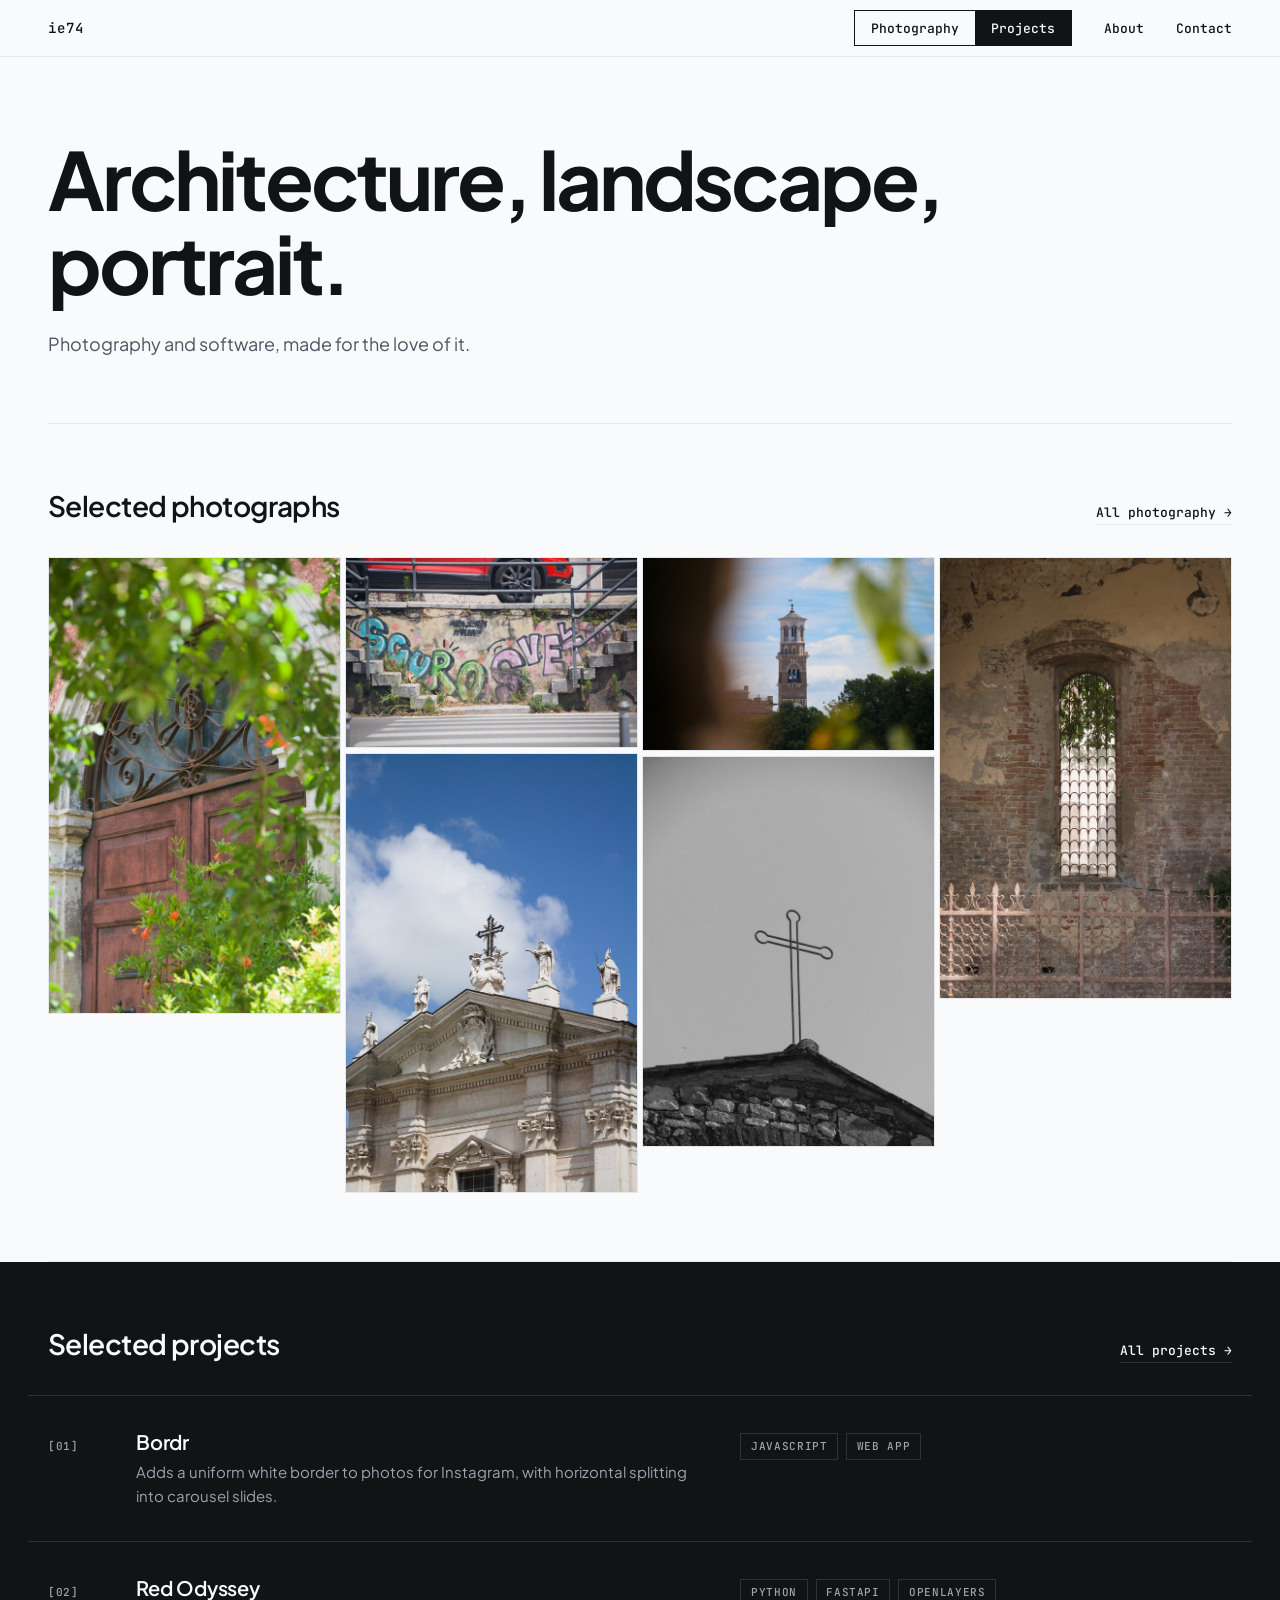
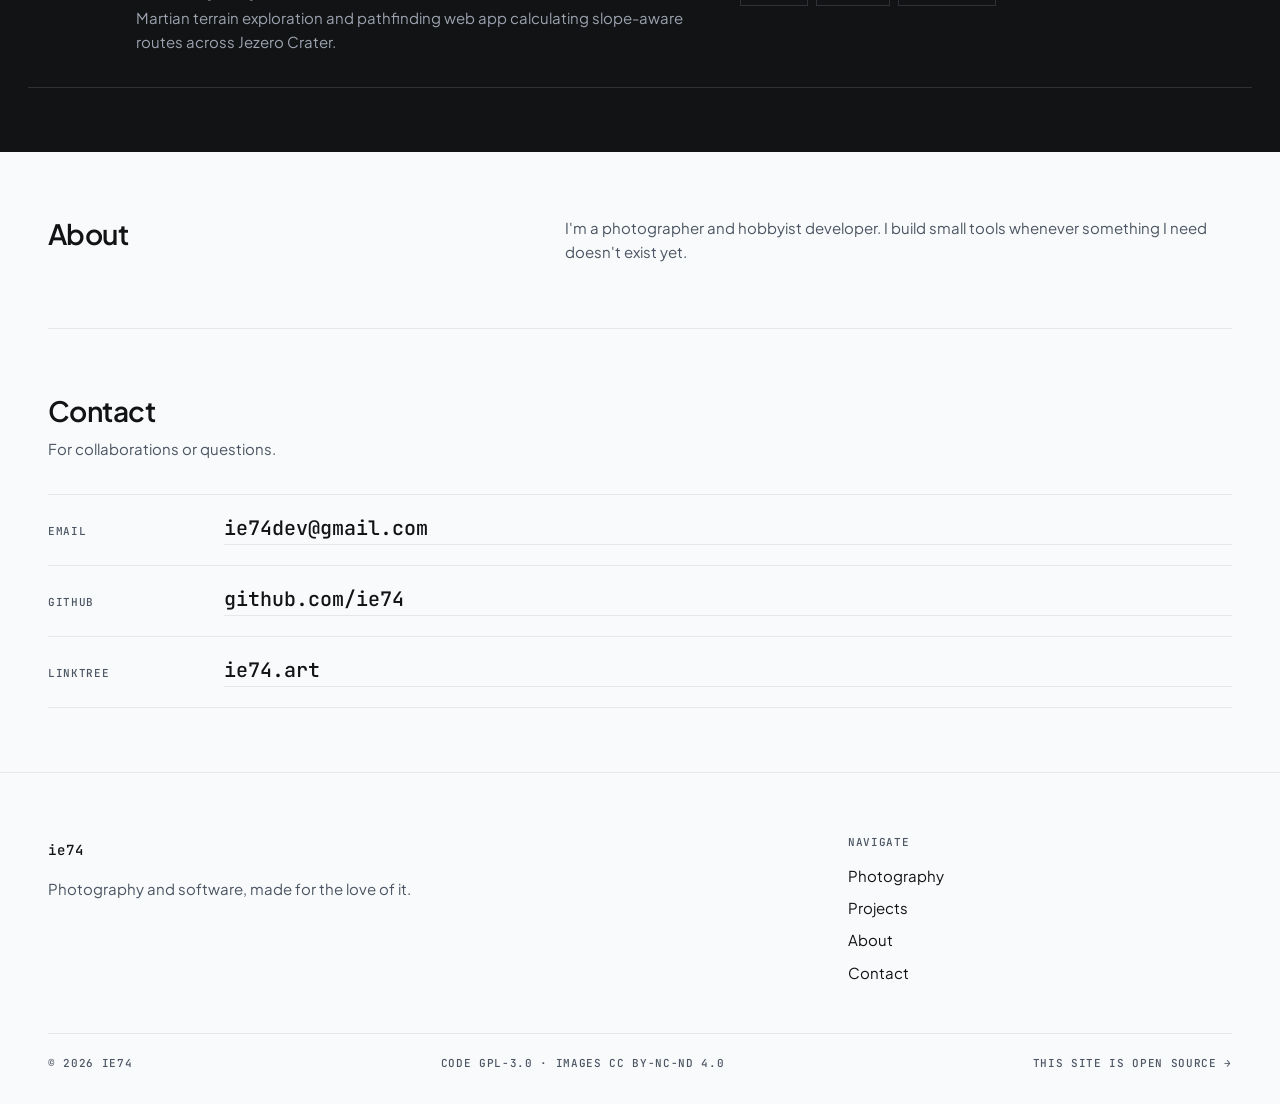
<file: index.html>
<!doctype html>
<html lang="en">

<head>
    <meta charset="utf-8">
    <meta name="viewport" content="width=device-width,initial-scale=1">
    <title>Home | ie74</title>
    <meta name="description" content="Photography and software by ie74.">
    <meta property="og:type" content="website">
    <meta property="og:site_name" content="ie74">
    <meta property="og:title" content="ie74">
    <meta property="og:description" content="Photography and software by ie74.">
    <meta property="og:url" content="https://ie74.github.io/">
    <meta property="og:image" content="https://ie74.github.io/assets/og.jpg">
    <meta name="twitter:card" content="summary_large_image">
    <meta name="twitter:image" content="https://ie74.github.io/assets/og.jpg">
    <link rel="icon" type="image/svg+xml" href="/favicon.svg">
    <link rel="preconnect" href="https://fonts.googleapis.com">
    <link rel="preconnect" href="https://fonts.gstatic.com" crossorigin>
    <link
        href="https://fonts.googleapis.com/css2?family=JetBrains+Mono:wght@500&family=Plus+Jakarta+Sans:wght@400;600;700&display=swap"
        rel="stylesheet">
    <link rel="stylesheet" href="/css/style.css">
    <script>document.documentElement.classList.add("js")</script>
</head>

<body>
    <header class="site-header">
        <div class="wrap"><a class="brand" href="/">ie74</a><button class="nav-toggle" aria-label="Menu"
                aria-expanded="false" aria-controls="nav"><span></span><span></span></button>
            <nav class="nav" id="nav">
                <div class="switch"><a href="/pages/gallery.html">Photography</a><a
                        href="/pages/projects.html">Projects</a></div><a href="/#about">About</a><a
                    href="/#contact">Contact</a>
            </nav>
        </div>
    </header>
    <main>
        <div class="wrap">
            <section class="hero">
                <h1>Architecture, landscape, portrait.</h1>
                <p>Photography and software, made for the love of it.</p>
            </section>
            <section class="section">
                <div class="section-head">
                    <h2>Selected photographs</h2><a class="link more-desktop" href="/pages/gallery.html">All photography
                        →</a>
                </div>
                <div class="masonry" data-src="/data/photos.json" data-limit="6"></div><a class="link more-mobile"
                    href="/pages/gallery.html">All photography →</a>
            </section>
        </div>
        <section class="band theme-dark">
            <div class="wrap">
                <div class="section-head">
                    <h2>Selected projects</h2><a class="link more-desktop" href="/pages/projects.html">All projects
                        →</a>
                </div>
                <ol class="ledger">
                    <li class="row"><span class="mono muted">[01]</span>
                        <div>
                            <h2><a href="/pages/projects.html#bordr">Bordr</a></h2>
                            <p>Adds a uniform white border to photos for Instagram, with horizontal splitting into
                                carousel slides.</p>
                        </div>
                        <div class="tags"><span class="tag">JavaScript</span><span class="tag">Web App</span></div>
                    </li>
                    <li class="row"><span class="mono muted">[02]</span>
                        <div>
                            <h2><a href="/pages/projects.html#red-odyssey">Red Odyssey</a></h2>
                            <p>Martian terrain exploration and pathfinding web app calculating slope-aware routes across
                                Jezero Crater.</p>
                        </div>
                        <div class="tags"><span class="tag">Python</span><span class="tag">FastAPI</span><span
                                class="tag">OpenLayers</span></div>
                    </li>
                </ol><a class="link more-mobile" href="/pages/projects.html">All projects →</a>
            </div>
        </section>
        <div class="wrap">
            <section class="section about" id="about">
                <h2>About</h2>
                <div class="muted" style="max-width:62ch;display:grid;gap:1rem">
                    <p>I'm a photographer and hobbyist developer. I build small tools
                        whenever something I need doesn't exist yet.</p>
                </div>
            </section>
            <section class="section contact" id="contact">
                <h2>Contact</h2>
                <p class="muted" style="margin-top:.5rem">For collaborations or questions.</p>
                <ul class="channels">
                    <li><span class="mono muted">Email</span><a class="big"
                            href="mailto:ie74dev@gmail.com">ie74dev@gmail.com</a></li>
                    <li><span class="mono muted">GitHub</span><a class="big"
                            href="https://github.com/ie74">github.com/ie74</a></li>
                    <li><span class="mono muted">Linktree</span><a class="big"
                            href="https://linktr.ee/ie74.art">ie74.art</a></li>
                </ul>
            </section>
        </div>
    </main>
    <footer>
        <div class="wrap">
            <div class="foot">
                <div><a class="brand" href="/">ie74</a>
                    <p class="muted" style="margin-top:1rem;max-width:36ch">Photography and software, made for the love
                        of it.</p>
                </div>
                <div>
                    <h3>Navigate</h3>
                    <ul>
                        <li><a href="/pages/gallery.html">Photography</a></li>
                        <li><a href="/pages/projects.html">Projects</a></li>
                        <li><a href="/#about">About</a></li>
                        <li><a href="/#contact">Contact</a></li>
                    </ul>
                </div>
            </div>
            <div class="foot-base mono"><span>&copy; 2026 ie74</span><span>Code GPL-3.0 &middot; Images CC BY-NC-ND
                    4.0</span><a href="https://github.com/ie74/ie74.github.io">This site is open source &rarr;</a></div>
        </div>
    </footer>
    <script src="/js/gallery.js?v=2"></script>
</body>

</html>
</file>
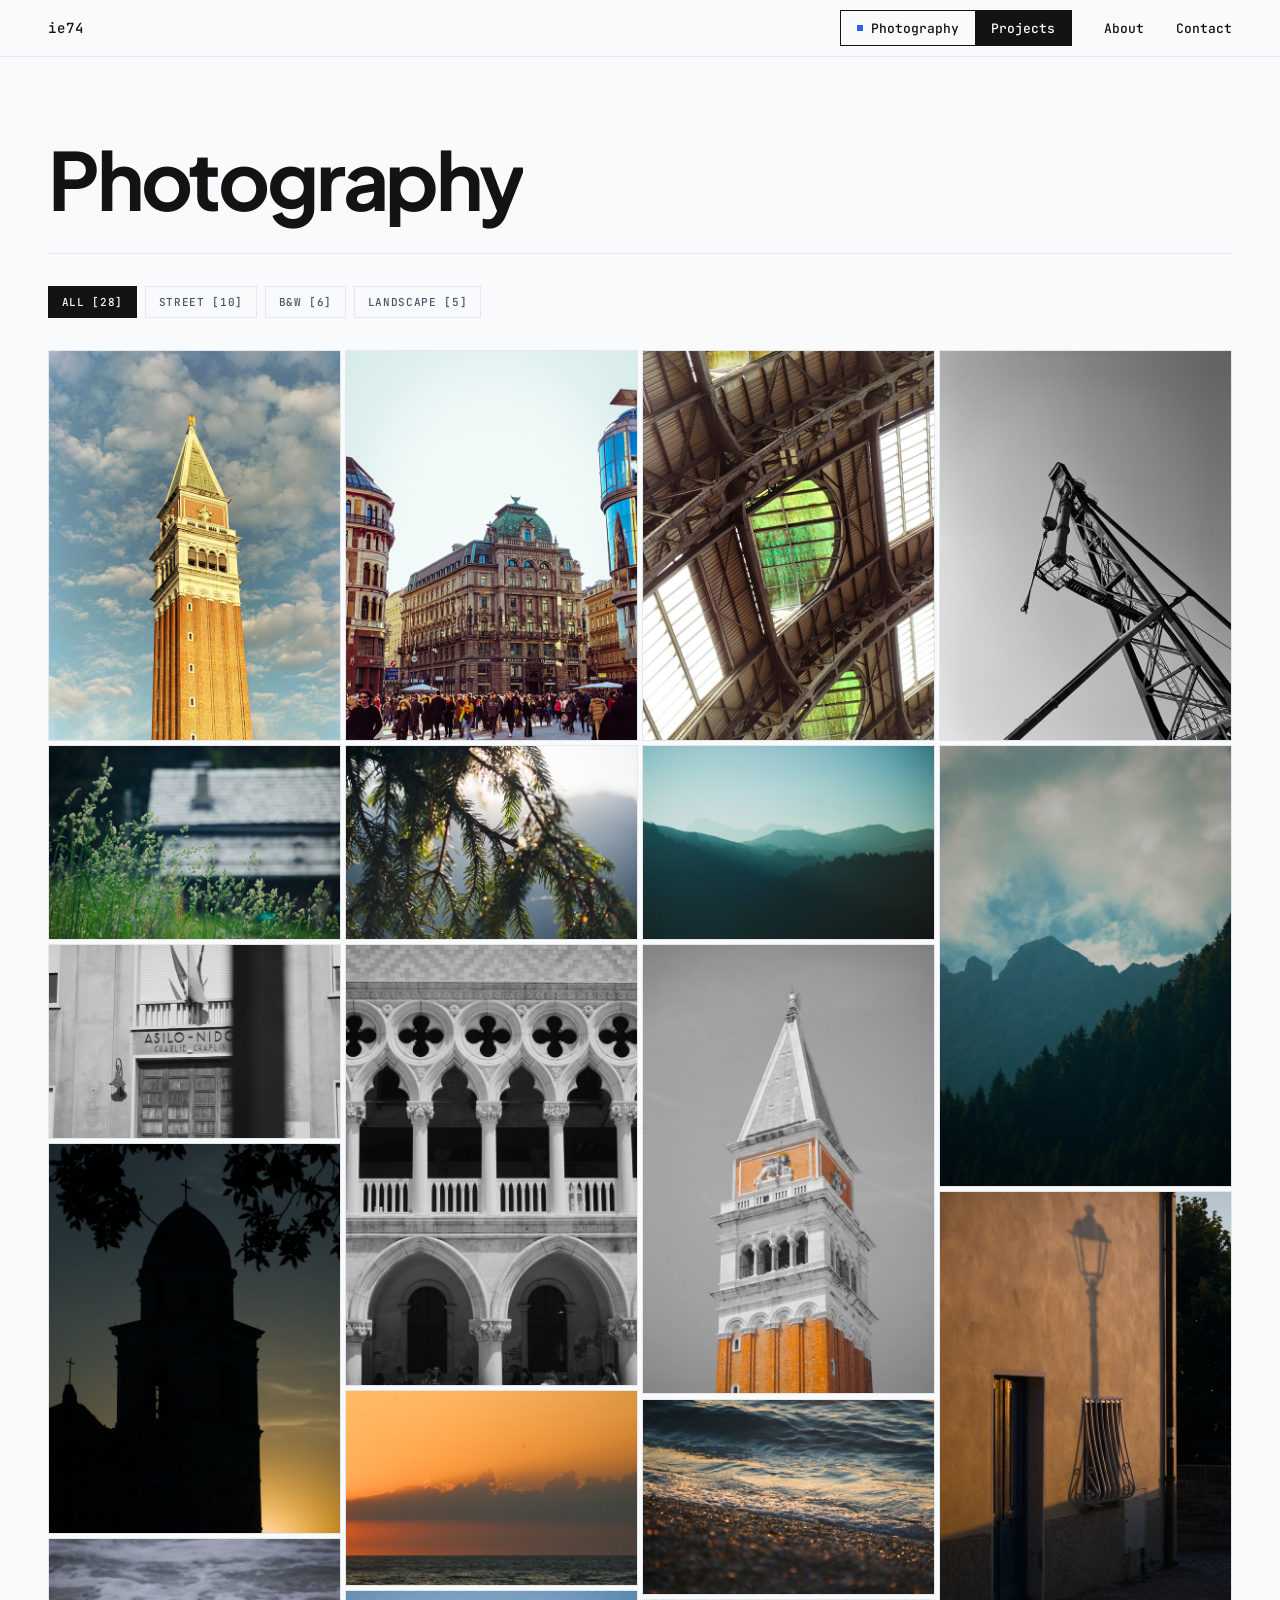
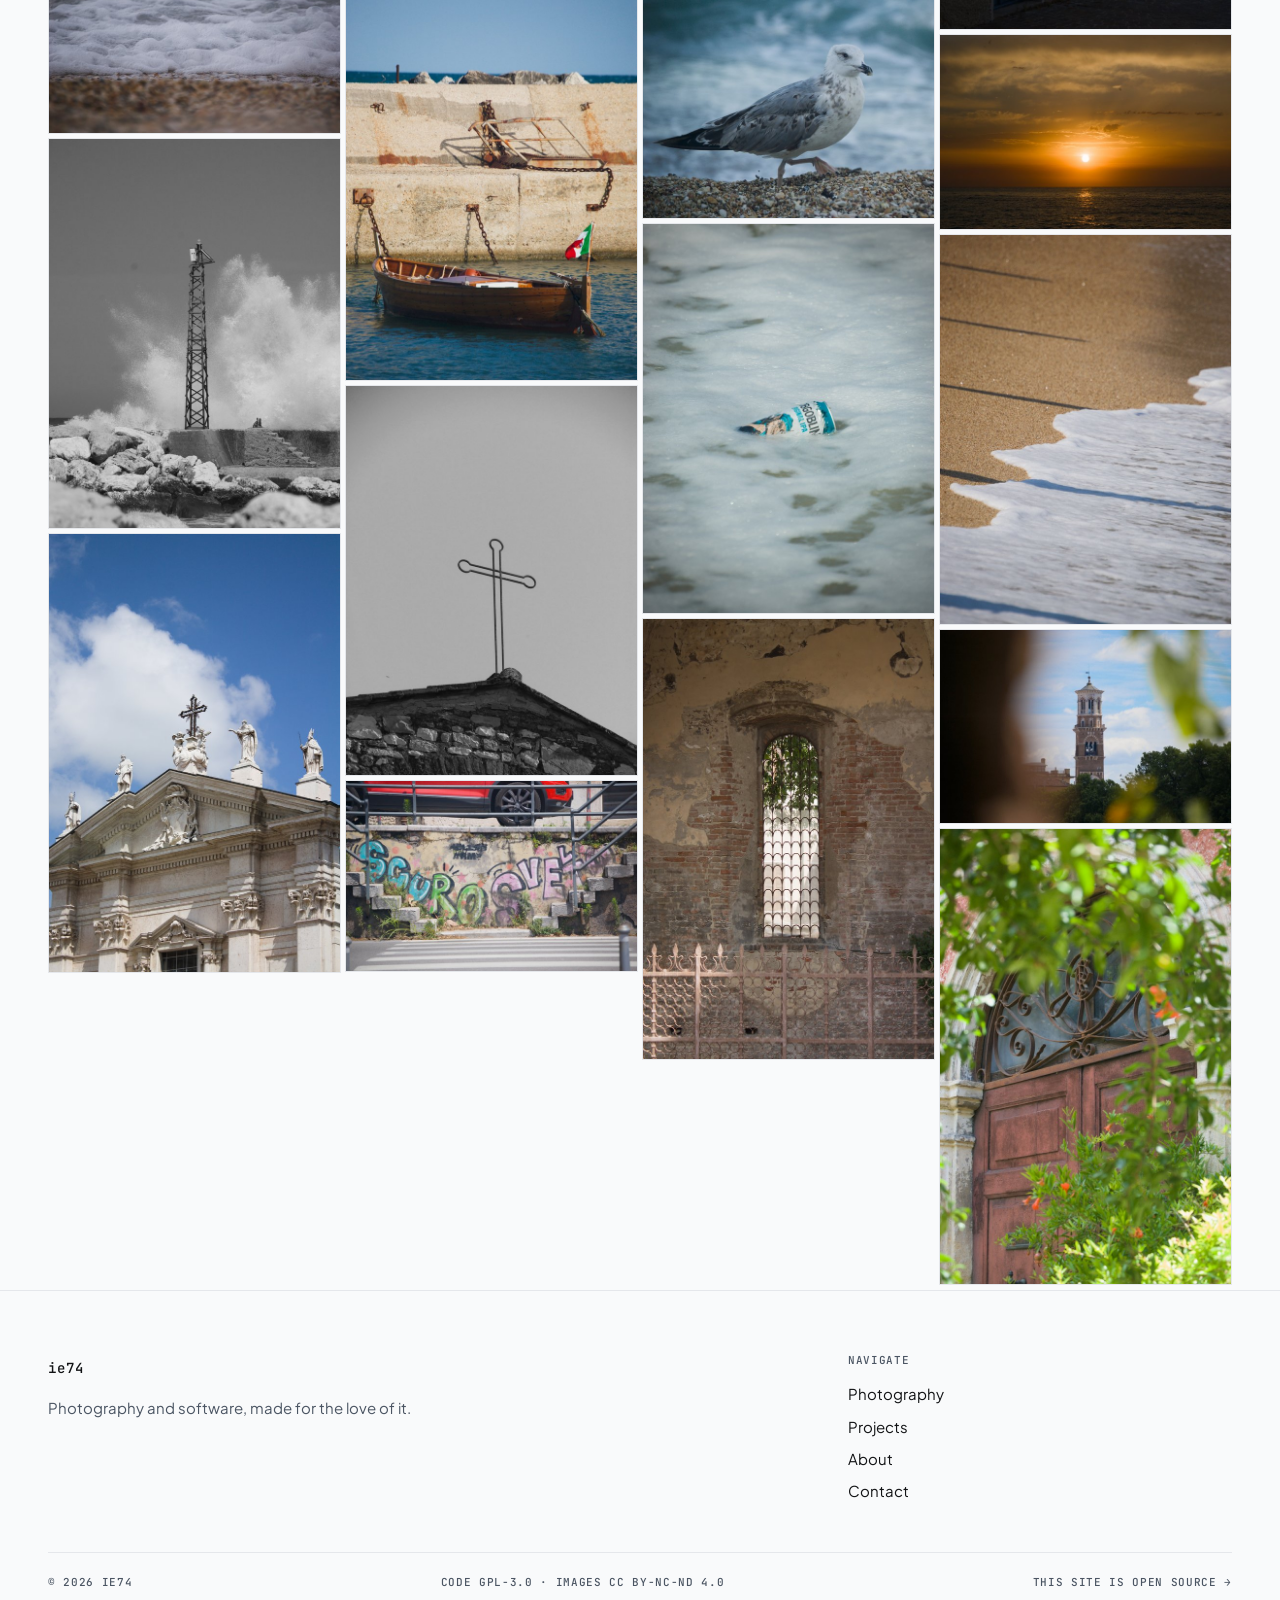
<file: pages/gallery.html>
<!doctype html>
<html lang="en">

<head>
    <meta charset="utf-8">
    <meta name="viewport" content="width=device-width,initial-scale=1">
    <title>Photography | ie74</title>
    <meta name="description" content="Photography archive by ie74, organised in albums.">
    <meta property="og:type" content="website">
    <meta property="og:site_name" content="ie74">
    <meta property="og:title" content="Photography — ie74">
    <meta property="og:description" content="Photography archive by ie74, organised in albums.">
    <meta property="og:url" content="https://ie74.github.io/pages/gallery.html">
    <meta property="og:image" content="https://ie74.github.io/assets/og.jpg">
    <meta name="twitter:card" content="summary_large_image">
    <meta name="twitter:image" content="https://ie74.github.io/assets/og.jpg">
    <link rel="icon" type="image/svg+xml" href="/favicon.svg">
    <link rel="preconnect" href="https://fonts.googleapis.com">
    <link rel="preconnect" href="https://fonts.gstatic.com" crossorigin>
    <link
        href="https://fonts.googleapis.com/css2?family=JetBrains+Mono:wght@500&family=Plus+Jakarta+Sans:wght@400;600;700&display=swap"
        rel="stylesheet">
    <link rel="stylesheet" href="/css/style.css">
    <script>document.documentElement.classList.add("js")</script>
</head>

<body>
    <header class="site-header">
        <div class="wrap"><a class="brand" href="/">ie74</a><button class="nav-toggle" aria-label="Menu"
                aria-expanded="false" aria-controls="nav"><span></span><span></span></button>
            <nav class="nav" id="nav">
                <div class="switch"><a href="/pages/gallery.html" aria-current="page">Photography</a><a
                        href="/pages/projects.html">Projects</a></div><a href="/#about">About</a><a
                    href="/#contact">Contact</a>
            </nav>
        </div>
    </header>
    <main class="wrap">
        <section class="hero" style="padding-bottom:2rem">
            <h1>Photography</h1>
        </section>
        <div class="chips" id="chips" role="group" aria-label="Albums"></div>
        <div class="masonry" data-src="/data/photos.json" data-filters="#chips"></div>
    </main>
    <footer>
        <div class="wrap">
            <div class="foot">
                <div><a class="brand" href="/">ie74</a>
                    <p class="muted" style="margin-top:1rem;max-width:36ch">Photography and software, made for the love
                        of it.</p>
                </div>
                <div>
                    <h3>Navigate</h3>
                    <ul>
                        <li><a href="/pages/gallery.html">Photography</a></li>
                        <li><a href="/pages/projects.html">Projects</a></li>
                        <li><a href="/#about">About</a></li>
                        <li><a href="/#contact">Contact</a></li>
                    </ul>
                </div>
            </div>
            <div class="foot-base mono"><span>&copy; 2026 ie74</span><span>Code GPL-3.0 &middot; Images CC BY-NC-ND
                    4.0</span><a href="https://github.com/ie74/ie74.github.io">This site is open source &rarr;</a></div>
        </div>
    </footer>
    <script src="/js/gallery.js?v=2"></script>
</body>

</html>
</file>
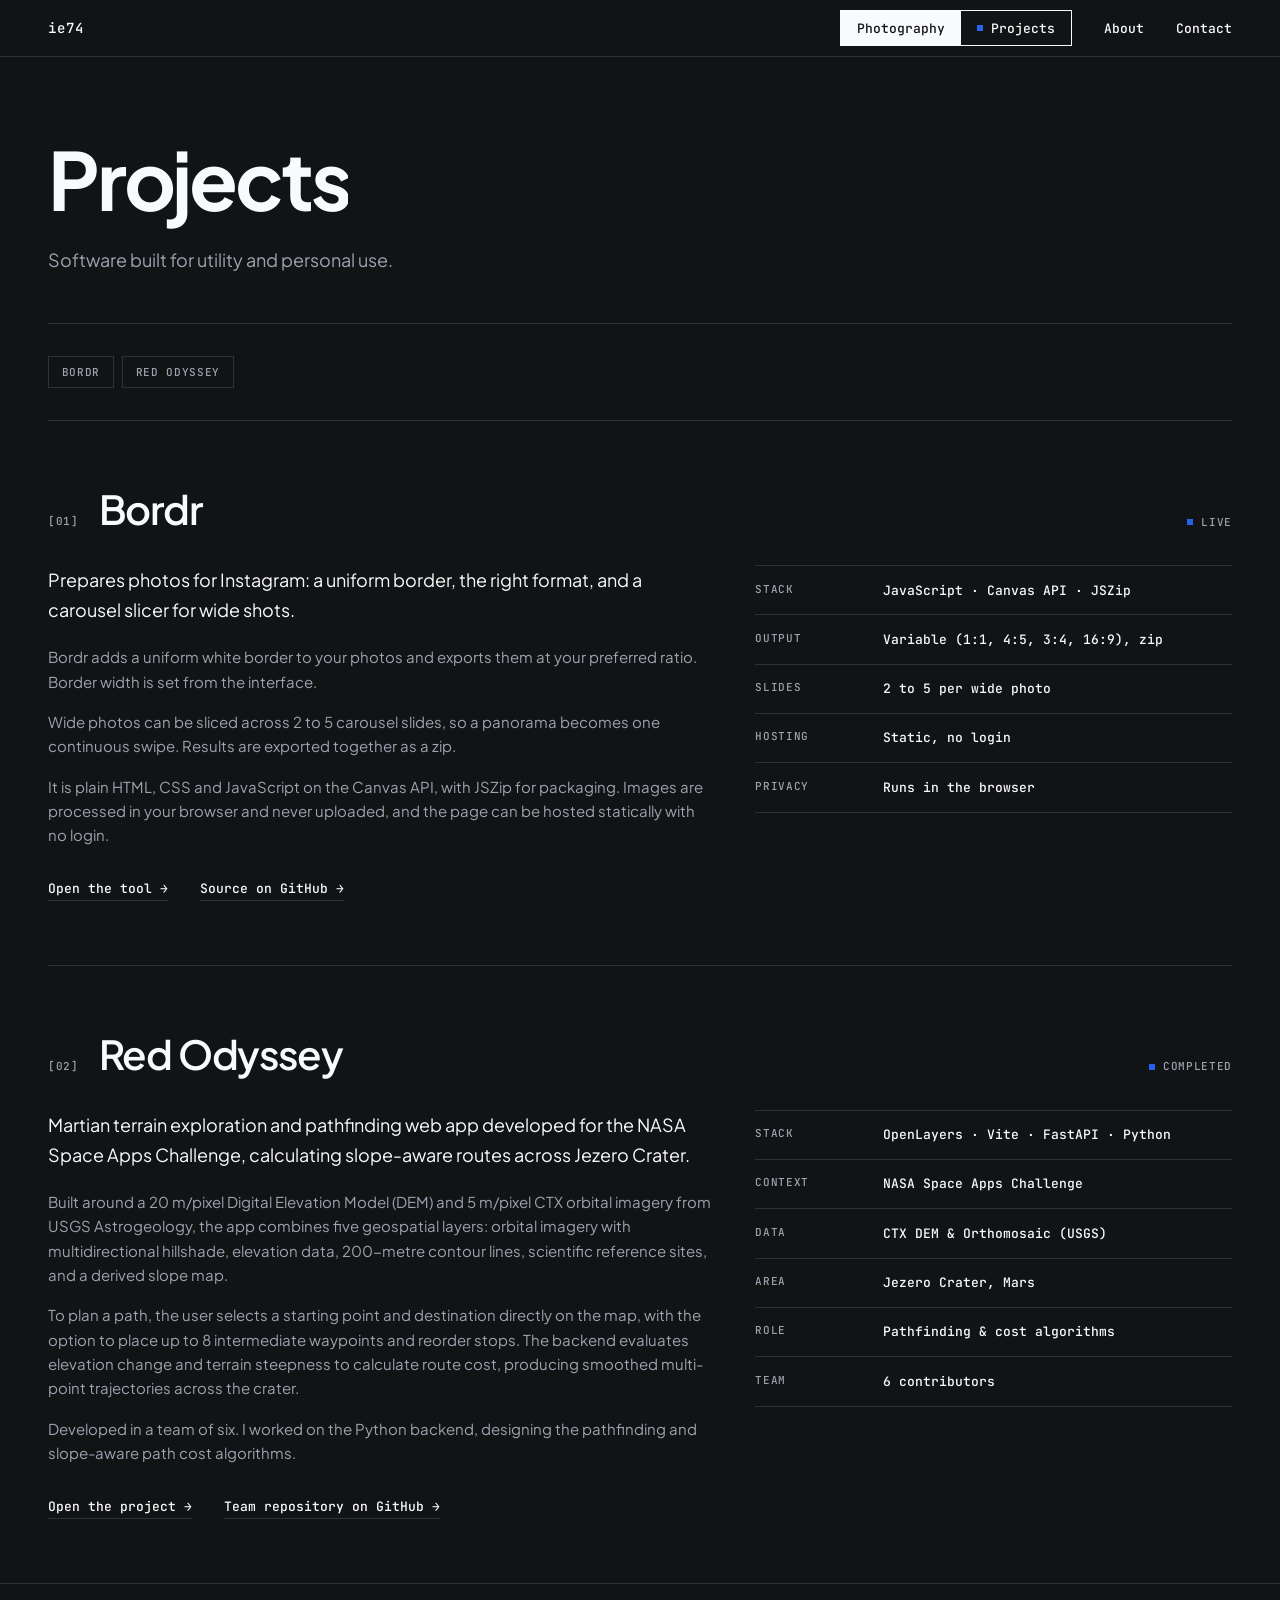
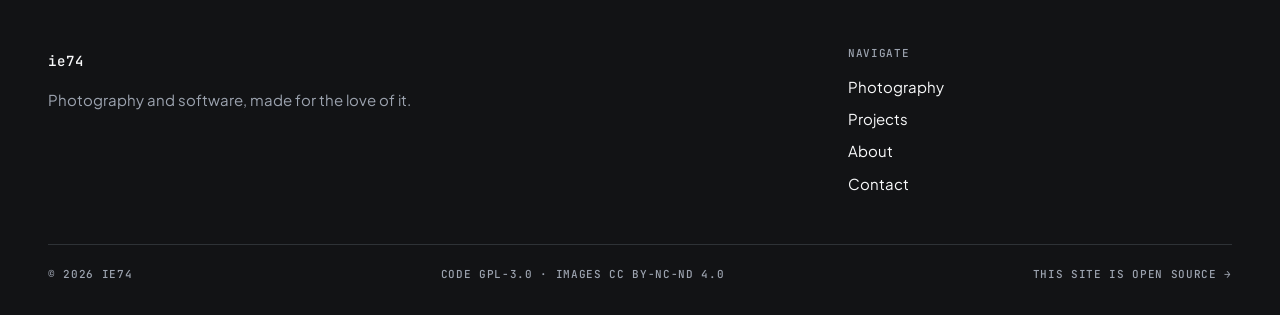
<file: pages/projects.html>
<!doctype html>
<html lang="en">

<head>
    <meta charset="utf-8">
    <meta name="viewport" content="width=device-width,initial-scale=1">
    <title>Projects | ie74</title>
    <meta name="description" content="Software projects by ie74: tools, trackers and utilities.">
    <meta property="og:type" content="website">
    <meta property="og:site_name" content="ie74">
    <meta property="og:title" content="Projects — ie74">
    <meta property="og:description" content="Software projects by ie74: tools, trackers and utilities.">
    <meta property="og:url" content="https://ie74.github.io/pages/projects.html">
    <meta property="og:image" content="https://ie74.github.io/assets/og.jpg">
    <meta name="twitter:card" content="summary_large_image">
    <meta name="twitter:image" content="https://ie74.github.io/assets/og.jpg">
    <link rel="icon" type="image/svg+xml" href="/favicon.svg">
    <link rel="preconnect" href="https://fonts.googleapis.com">
    <link rel="preconnect" href="https://fonts.gstatic.com" crossorigin>
    <link
        href="https://fonts.googleapis.com/css2?family=JetBrains+Mono:wght@500&family=Plus+Jakarta+Sans:wght@400;600;700&display=swap"
        rel="stylesheet">
    <link rel="stylesheet" href="/css/style.css">
    <script>document.documentElement.classList.add("js")</script>
</head>

<body class="theme-dark">
    <header class="site-header">
        <div class="wrap"><a class="brand" href="/">ie74</a><button class="nav-toggle" aria-label="Menu"
                aria-expanded="false" aria-controls="nav"><span></span><span></span></button>
            <nav class="nav" id="nav">
                <div class="switch"><a href="/pages/gallery.html">Photography</a><a href="/pages/projects.html"
                        aria-current="page">Projects</a></div><a href="/#about">About</a><a href="/#contact">Contact</a>
            </nav>
        </div>
    </header>
    <main class="wrap">
        <section class="hero" style="padding-bottom:3rem">
            <h1>Projects</h1>
            <p>Software built for utility and personal use.</p>
        </section>
        <nav class="pindex" aria-label="Projects"><a class="chip"
                href="#bordr">Bordr</a><a class="chip"
                href="#red-odyssey">Red Odyssey</a></nav>
        
        <article class="project" id="bordr">
            <header class="p-head"><span class="mono muted">[01]</span>
                <h2>Bordr</h2><span class="mono status">Live</span>
            </header>
            <div class="p-body">
                <div class="p-text">
                    <p class="lead">Prepares photos for Instagram: a uniform border, the
                        right format, and a carousel slicer for wide shots.</p>
                    <p>Bordr adds a uniform white border to your photos and exports them at your preferred ratio. Border width is set from the interface.</p>
                    <p>Wide photos can be sliced across 2 to 5 carousel slides, so a panorama becomes one continuous
                        swipe. Results are exported together as a zip.</p>
                    <p>It is plain HTML, CSS and JavaScript on the Canvas API, with JSZip for packaging. Images are
                        processed in your browser and never uploaded, and the page can be hosted statically with no
                        login.</p>
                </div>
                <dl class="spec">
                    <div>
                        <dt>Stack</dt>
                        <dd>JavaScript · Canvas API · JSZip</dd>
                    </div>
                    <div>
                        <dt>Output</dt>
                        <dd>Variable (1:1, 4:5, 3:4, 16:9), zip</dd>
                    </div>
                    <div>
                        <dt>Slides</dt>
                        <dd>2 to 5 per wide photo</dd>
                    </div>
                    <div>
                        <dt>Hosting</dt>
                        <dd>Static, no login</dd>
                    </div>
                    <div>
                        <dt>Privacy</dt>
                        <dd>Runs in the browser</dd>
                    </div>
                </dl>
            </div>
            <div class="p-links"><a class="link" href="https://bordr.vercel.app">Open the tool →</a><a class="link"
                    href="https://github.com/ie74//bordr">Source on GitHub →</a></div>
        </article>

        <article class="project" id="red-odyssey">
            <header class="p-head"><span class="mono muted">[02]</span>
                <h2>Red Odyssey</h2><span class="mono status">Completed</span>
            </header>
            <div class="p-body">
                <div class="p-text">
                    <p class="lead">Martian terrain exploration and pathfinding web app developed for the NASA Space Apps Challenge, calculating slope-aware routes across Jezero Crater.</p>
                    <p>Built around a 20 m/pixel Digital Elevation Model (DEM) and 5 m/pixel CTX orbital imagery from USGS Astrogeology, the app combines five geospatial layers: orbital imagery with multidirectional hillshade, elevation data, 200-metre contour lines, scientific reference sites, and a derived slope map.</p>
                    <p>To plan a path, the user selects a starting point and destination directly on the map, with the option to place up to 8 intermediate waypoints and reorder stops. The backend evaluates elevation change and terrain steepness to calculate route cost, producing smoothed multi-point trajectories across the crater.</p>
                    <p>Developed in a team of six. I worked on the Python backend, designing the pathfinding and slope-aware path cost algorithms.</p>
                </div>
                <dl class="spec">
                    <div>
                        <dt>Stack</dt>
                        <dd>OpenLayers · Vite · FastAPI · Python</dd>
                    </div>
                    <div>
                        <dt>Context</dt>
                        <dd>NASA Space Apps Challenge</dd>
                    </div>
                    <div>
                        <dt>Data</dt>
                        <dd>CTX DEM &amp; Orthomosaic (USGS)</dd>
                    </div>
                    <div>
                        <dt>Area</dt>
                        <dd>Jezero Crater, Mars</dd>
                    </div>
                    <div>
                        <dt>Role</dt>
                        <dd>Pathfinding &amp; cost algorithms</dd>
                    </div>
                    <div>
                        <dt>Team</dt>
                        <dd>6 contributors</dd>
                    </div>
                </dl>
            </div>
            <div class="p-links"><a class="link" href="https://red-odyssey-web.vercel.app/project.html">Open the project →</a><a class="link"
                    href="https://github.com/nczeta/red-odyssey">Team repository on GitHub →</a></div>
        </article>
    </main>
    <footer>
        <div class="wrap">
            <div class="foot">
                <div><a class="brand" href="/">ie74</a>
                    <p class="muted" style="margin-top:1rem;max-width:36ch">Photography and software, made for the love
                        of it.</p>
                </div>
                <div>
                    <h3>Navigate</h3>
                    <ul>
                        <li><a href="/pages/gallery.html">Photography</a></li>
                        <li><a href="/pages/projects.html">Projects</a></li>
                        <li><a href="/#about">About</a></li>
                        <li><a href="/#contact">Contact</a></li>
                    </ul>
                </div>
            </div>
            <div class="foot-base mono"><span>&copy; 2026 ie74</span><span>Code GPL-3.0 &middot; Images CC BY-NC-ND
                    4.0</span><a href="https://github.com/ie74/ie74.github.io">This site is open source &rarr;</a></div>
        </div>
    </footer>
    <script src="/js/gallery.js?v=2"></script>
</body>

</html>
</file>
<file: css/style.css>
:root {
	--bg: #F9FAFB;
	--surface: #F3F4F6;
	--line: #E5E7EB;
	--ink: #121315;
	--char: #1E2022;
	--slate: #4B5563;
	--focus: #2563EB;
	--dark-line: #2E3236;
	--gutter: 1rem;
	--tile-gap: .25rem;
	--margin: 1.25rem;
	--max: 1440px;
	--sans: 'Plus Jakarta Sans', system-ui, sans-serif;
	--mono: 'JetBrains Mono', ui-monospace, monospace;
}

@media(min-width:768px) {
	:root {
		--gutter: 1.5rem;
		--margin: 2rem
	}
}

@media(min-width:1024px) {
	:root {
		--gutter: 2.5rem;
		--margin: 3rem
	}
}

* {
	box-sizing: border-box;
	margin: 0;
	border-radius: 0
}

body {
	background: var(--bg);
	color: var(--ink);
	font: 400 .9375rem/1.625 var(--sans)
}

a {
	color: inherit;
	text-decoration: none
}

:focus-visible {
	outline: 1px solid var(--focus);
	outline-offset: 3px
}

.wrap {
	max-width: var(--max);
	margin: 0 auto;
	padding: 0 var(--margin)
}

.mono {
	font: 500 .6875rem/1 var(--mono);
	letter-spacing: .06em;
	text-transform: uppercase
}

/* header */
.site-header {
	position: sticky;
	top: 0;
	z-index: 10;
	background: var(--bg);
	border-bottom: 1px solid var(--line);
	transition: transform .25s
}

.site-header.is-hidden {
	transform: translateY(-100%)
}

.site-header .wrap {
	display: flex;
	justify-content: space-between;
	align-items: center;
	height: 56px
}

.brand {
	font: 500 .875rem var(--mono);
	letter-spacing: .06em
}

.nav {
	display: flex;
	gap: 2rem;
	font: 500 .8125rem var(--mono)
}

.nav a {
	padding: .25rem 0
}


/* type */
.hero {
	padding: 5rem 0 4rem;
	border-bottom: 1px solid var(--line)
}

.hero h1 {
	font: 700 2.75rem/3rem var(--sans);
	letter-spacing: -.03em;
	max-width: 16ch
}

.hero p {
	margin-top: 1.5rem;
	max-width: 52ch;
	font-size: 1.125rem;
	line-height: 1.875rem;
	color: var(--slate)
}

@media(min-width:1024px) {
	.hero h1 {
		font-size: 5rem;
		line-height: 5.25rem;
		letter-spacing: -.04em
	}
}

h2 {
	font: 600 1.75rem/2.25rem var(--sans);
	letter-spacing: -.02em
}

.section {
	padding: 4rem 0;
	border-bottom: 1px solid var(--line)
}

.section-head {
	display: flex;
	justify-content: space-between;
	align-items: baseline;
	margin-bottom: 2rem
}

.link {
	font: 500 .8125rem var(--mono)
}

.muted {
	color: var(--slate)
}

.about {
	display: grid;
	gap: var(--gutter);
	grid-template-columns: 1fr
}

@media(min-width:768px) {
	.about {
		grid-template-columns: 5fr 7fr
	}
}

/* chips = album */
.chips {
	display: flex;
	flex-wrap: wrap;
	gap: .5rem;
	padding: 2rem 0
}

.chip {
	font: 500 .6875rem/1 var(--mono);
	letter-spacing: .06em;
	text-transform: uppercase;
	padding: .6rem .8rem;
	background: var(--bg);
	color: var(--slate);
	border: 1px solid var(--line);
	cursor: pointer
}

.chip {
	transition: background-color .15s, color .15s, border-color .15s
}

.chip:hover {
	border-color: var(--ink);
	color: var(--ink)
}

.chip[aria-pressed="true"] {
	background: var(--ink);
	color: var(--bg);
	border-color: var(--ink)
}

/* masonry: righe da 1px, span calcolato in JS */
.masonry {
	display: grid;
	grid-template-columns: repeat(2, 1fr);
	column-gap: var(--tile-gap);
	row-gap: 0;
	grid-auto-rows: 1px
}

@media(min-width:768px) {
	.masonry {
		grid-template-columns: repeat(3, 1fr)
	}
}

@media(min-width:1280px) {
	.masonry {
		grid-template-columns: repeat(4, 1fr)
	}
}

.tile {
	padding: 0 0 var(--tile-gap);
	align-self: start;
	display: block;
	width: 100%;
	background: none;
	border: 0;
	cursor: pointer
}

.tile[hidden] {
	display: none
}

.tile img {
	display: block;
	width: 100%;
	height: auto;
	background: var(--surface);
	border: 1px solid var(--line)
}

/* lightbox (livello 2: antracite + hairline, zero ombre) */
.lb {
	position: fixed;
	inset: 0;
	z-index: 100;
	background: #121315;
	display: grid;
	place-items: center;
	padding: 5rem var(--margin) 1.5rem;
	opacity: 0;
	visibility: hidden;
	transition: opacity .2s, visibility .2s
}

.lb.is-open {
	opacity: 1;
	visibility: visible
}

.lb img {
	max-width: min(94vw, 1600px);
	max-height: calc(100dvh - 6.5rem);
	border: 1px solid var(--dark-line);
	transition: opacity .15s
}

.lb img.is-swapping {
	opacity: 0
}

.lb-bar {
	position: absolute;
	top: 0;
	left: 0;
	right: 0;
	display: flex;
	justify-content: space-between;
	align-items: center;
	padding: 1rem var(--margin);
	color: #9CA3AF;
	border-bottom: 1px solid var(--dark-line)
}

.lb button {
	background: none;
	border: 1px solid var(--dark-line);
	color: #F9FAFB;
	font: 500 .8125rem var(--mono);
	padding: .6rem 1rem;
	cursor: pointer
}

.lb button:hover {
	border-color: #F9FAFB
}

.lb-prev,
.lb-next {
	position: absolute;
	top: 50%;
	transform: translateY(-50%)
}

.lb-prev {
	left: var(--margin)
}

.lb-next {
	right: var(--margin)
}

@media(prefers-reduced-motion:reduce) {
	* {
		transition: none !important
	}
}

/* tema scuro (pagina progetti): stessi token, valori invertiti */
.theme-dark {
	--bg: #121315;
	--surface: #1E2022;
	--line: #2E3236;
	--ink: #F9FAFB;
	--slate: #9CA3AF
}

.ledger {
	list-style: none;
	padding: 0;
	border-top: 1px solid var(--line)
}

.row {
	display: grid;
	gap: 1rem var(--gutter);
	grid-template-columns: 1fr;
	padding: 2rem 0;
	border-bottom: 1px solid var(--line)
}

@media(min-width:1024px) {
	.row {
		grid-template-columns: 3rem 5fr 4fr auto;
		align-items: baseline
	}
}

.row h2 {
	font: 600 1.25rem/1.75rem var(--sans);
	letter-spacing: -.01em
}

.row p {
	color: var(--slate);
	margin-top: .25rem;
	max-width: 56ch
}

.tags {
	display: flex;
	flex-wrap: wrap;
	gap: .5rem
}

.tag {
	font: 500 .6875rem/1 var(--mono);
	letter-spacing: .06em;
	text-transform: uppercase;
	padding: .45rem .6rem;
	border: 1px solid var(--line);
	color: var(--slate)
}

main>.section:last-child {
	border-bottom: 0
}

.contact a.big {
	display: inline-block;
	margin: 1.5rem 0 2rem;
	font: 500 1.25rem var(--mono)
}

footer {
	border-top: 1px solid var(--line);
	padding: 4rem 0 2rem
}

.foot {
	display: grid;
	gap: 2rem;
	grid-template-columns: 1fr;
	padding-bottom: 3rem
}

@media(min-width:768px) {
	.foot {
		grid-template-columns: 2fr 1fr
	}
}

.foot h3 {
	font: 500 .6875rem/1 var(--mono);
	letter-spacing: .06em;
	text-transform: uppercase;
	color: var(--slate);
	margin-bottom: 1rem
}

.foot ul {
	list-style: none;
	padding: 0;
	display: grid;
	gap: .5rem
}

.foot-base {
	display: flex;
	justify-content: space-between;
	flex-wrap: wrap;
	gap: 1rem;
	color: var(--slate);
	border-top: 1px solid var(--line);
	padding-top: 1.5rem
}

/* underline che si costruisce (da destra a sinistra, come da DESIGN.md) */
.nav a,
.foot li a {
	background: linear-gradient(currentColor, currentColor) right bottom/0 1px no-repeat;
	transition: background-size .35s cubic-bezier(.2, .7, .2, 1)
}

.nav a:hover,
.nav a[aria-current="page"],
.foot li a:hover {
	background-size: 100% 1px
}

.link,
.contact a.big {
	padding-bottom: 4px;
	transition: background-size .35s cubic-bezier(.2, .7, .2, 1);
	background: linear-gradient(currentColor, currentColor) right bottom/0 1px no-repeat, linear-gradient(var(--line), var(--line)) left bottom/100% 1px no-repeat
}

.link:hover,
.contact a.big:hover {
	background-size: 100% 1px, 100% 1px
}

/* footer sempre in fondo, anche su pagine corte */
body {
	min-height: 100dvh;
	display: flex;
	flex-direction: column
}

main {
	flex: 1;
	width: 100%
}

.section.contact {
	border-bottom: 0
}

/* fascia scura a tutta larghezza */
.band {
	background: var(--bg);
	color: var(--ink);
	padding: 4rem 0
}

/* movimento */
.reveal {
	opacity: 0;
	transform: translateY(12px);
	transition: opacity .5s ease, transform .5s cubic-bezier(.2, .7, .2, 1);
	transition-delay: var(--d, 0ms)
}

.reveal.in {
	opacity: 1;
	transform: none
}

.w {
	display: inline-block;
	overflow: hidden;
	vertical-align: top;
	padding-bottom: .12em;
	margin-bottom: -.12em
}

.w>span {
	display: inline-block;
	transform: translateY(110%);
	animation: rise .7s cubic-bezier(.2, .7, .2, 1) forwards;
	animation-delay: calc(var(--i)*70ms)
}

@keyframes rise {
	to {
		transform: none
	}
}

.tile img {
	transition: border-color .2s
}

.tile:hover img {
	border-color: var(--ink)
}

.ledger {
	margin: 0 calc(var(--gutter)/-2)
}

.row {
	padding-left: calc(var(--gutter)/2);
	padding-right: calc(var(--gutter)/2);
	transition: background-color .2s, opacity .5s ease, transform .5s cubic-bezier(.2, .7, .2, 1);
	transition-delay: 0s, var(--d, 0ms), var(--d, 0ms)
}

.row:hover {
	background: var(--surface)
}

.row:hover .muted {
	color: var(--ink)
}

.lb img {
	transition: opacity .15s, transform .25s cubic-bezier(.2, .7, .2, 1);
	transform: scale(.985)
}

.lb.is-open img {
	transform: none
}

@media(prefers-reduced-motion:reduce) {
	.reveal {
		opacity: 1;
		transform: none
	}

	.w>span {
		transform: none;
		animation: none
	}
}

/* pagina progetti: blocchi da mezza pagina */
a.chip {
	display: inline-block
}

.pindex {
	display: flex;
	flex-wrap: wrap;
	gap: .5rem;
	padding: 2rem 0;
	border-bottom: 1px solid var(--line)
}

.project {
	padding: 4rem 0;
	border-bottom: 1px solid var(--line);
	scroll-margin-top: 72px
}

.project:last-of-type {
	border-bottom: 0
}

.p-head {
	display: flex;
	align-items: baseline;
	gap: 1.25rem;
	flex-wrap: wrap;
	margin-bottom: 2rem
}

.p-head h2 {
	font: 600 1.75rem/2.25rem var(--sans);
	letter-spacing: -.02em
}

@media(min-width:768px) {
	.p-head h2 {
		font-size: 2.5rem;
		line-height: 3rem;
		letter-spacing: -.03em
	}
}

.status {
	margin-left: auto;
	display: inline-flex;
	align-items: center;
	gap: .5rem;
	color: var(--slate)
}

.status::before {
	content: "";
	width: 6px;
	height: 6px;
	background: var(--focus)
}

.status.wip::before {
	background: none;
	border: 1px solid var(--slate)
}

.p-body {
	display: grid;
	gap: 2rem var(--gutter)
}

@media(min-width:1024px) {
	.p-body {
		grid-template-columns: 7fr 5fr
	}
}

.p-text p {
	max-width: 62ch;
	color: var(--slate)
}

.p-text p+p {
	margin-top: 1rem
}

.p-text .lead {
	font-size: 1.125rem;
	line-height: 1.875rem;
	color: var(--ink);
	margin-bottom: 1.25rem
}

.spec {
	border-top: 1px solid var(--line);
	align-self: start
}

.spec div {
	display: grid;
	grid-template-columns: 7rem 1fr;
	gap: 1rem;
	padding: .9rem 0;
	border-bottom: 1px solid var(--line)
}

.spec dt {
	font: 500 .6875rem/1.6 var(--mono);
	letter-spacing: .06em;
	text-transform: uppercase;
	color: var(--slate)
}

.spec dd {
	margin: 0;
	font: 500 .8125rem/1.5 var(--mono)
}

.p-links {
	display: flex;
	flex-wrap: wrap;
	gap: 2rem;
	margin-top: 2rem
}

.row h2 a {
	background: linear-gradient(currentColor, currentColor) right bottom/0 1px no-repeat;
	transition: background-size .35s cubic-bezier(.2, .7, .2, 1)
}

.row h2 a:hover {
	background-size: 100% 1px
}

/* ---- hamburger ---- */
.nav-toggle {
	display: none;
	position: relative;
	width: 44px;
	height: 44px;
	margin-right: -10px;
	background: none;
	border: 0;
	cursor: pointer
}

.nav-toggle span {
	position: absolute;
	left: 11px;
	right: 11px;
	height: 1.5px;
	background: var(--ink);
	transition: top .25s, transform .25s
}

.nav-toggle span:nth-child(1) {
	top: 17px
}

.nav-toggle span:nth-child(2) {
	top: 25px
}

.menu-open .nav-toggle span:nth-child(1) {
	top: 21px;
	transform: rotate(45deg)
}

.menu-open .nav-toggle span:nth-child(2) {
	top: 21px;
	transform: rotate(-45deg)
}

.link {
	display: inline-block
}

.more-mobile {
	display: none
}

@media(max-width:767px) {
	.nav-toggle {
		display: block
	}

	.nav {
		position: absolute;
		top: 100%;
		left: 0;
		right: 0;
		flex-direction: column;
		gap: 0;
		background: var(--bg);
		border-bottom: 1px solid var(--line);
		padding: .25rem var(--margin) .75rem;
		opacity: 0;
		visibility: hidden;
		transform: translateY(-6px);
		transition: opacity .2s, transform .2s, visibility .2s
	}

	.menu-open .nav {
		opacity: 1;
		visibility: visible;
		transform: none
	}

	.nav a,
	.nav a:hover,
	.nav a[aria-current="page"] {
		background: none;
		padding: 1rem 0;
		font-size: .9375rem;
		border-bottom: 1px solid var(--line)
	}

	.nav a[aria-current="page"] {
		border-bottom-color: var(--ink)
	}

	.nav a:last-child {
		border-bottom: 0
	}

	.more-desktop {
		display: none
	}

	.more-mobile {
		display: inline-block;
		margin-top: 2rem
	}

	/* lightbox: frecce sotto la foto, mai sopra */
	.lb {
		padding: 4.5rem var(--margin) calc(5.5rem + env(safe-area-inset-bottom));
		grid-template-columns: minmax(0, 1fr)
	}

	.lb img {
		max-width: 100%;
		max-height: calc(100dvh - 10rem - env(safe-area-inset-bottom))
	}

	.lb-prev,
	.lb-next {
		top: auto;
		bottom: calc(1rem + env(safe-area-inset-bottom));
		transform: none;
		min-width: 5.5rem;
		padding: 1rem 1.5rem
	}
}

/* contatti */
.channels {
	list-style: none;
	padding: 0;
	margin-top: 2rem;
	border-top: 1px solid var(--line)
}

.channels li {
	display: grid;
	grid-template-columns: 6rem 1fr;
	gap: 1rem;
	align-items: baseline;
	padding: 1.25rem 0;
	border-bottom: 1px solid var(--line)
}

.channels a.big {
	margin: 0;
	font-size: 1rem;
	overflow-wrap: anywhere
}

@media(min-width:768px) {
	.channels li {
		grid-template-columns: 10rem 1fr
	}

	.channels a.big {
		font-size: 1.25rem
	}
}

/* header desktop: toggle Photography / Projects, ognuno nel proprio colore */
.switch {
	display: contents
}

@media(min-width:768px) {
	.nav {
		align-items: center
	}

	.switch {
		display: inline-flex;
		border: 1px solid var(--ink)
	}

	.nav .switch a {
		display: inline-flex;
		align-items: center;
		gap: .5rem;
		padding: .55rem 1rem;
		transition: background-color .2s
	}

	.nav .switch a:first-child {
		background: #F9FAFB;
		color: #121315
	}

	.nav .switch a:last-child {
		background: #121315;
		color: #F9FAFB
	}

	.nav .switch a:first-child:hover {
		background: #E5E7EB
	}

	.nav .switch a:last-child:hover {
		background: #1E2022
	}

	.nav .switch a[aria-current="page"]::before {
		content: "";
		width: 6px;
		height: 6px;
		background: var(--focus)
	}
}

.foot-base a {
	background: linear-gradient(currentColor, currentColor) right bottom/0 1px no-repeat;
	padding-bottom: 3px;
	transition: background-size .35s cubic-bezier(.2, .7, .2, 1)
}

.foot-base a:hover {
	background-size: 100% 1px;
	color: var(--ink)
}
</file>
